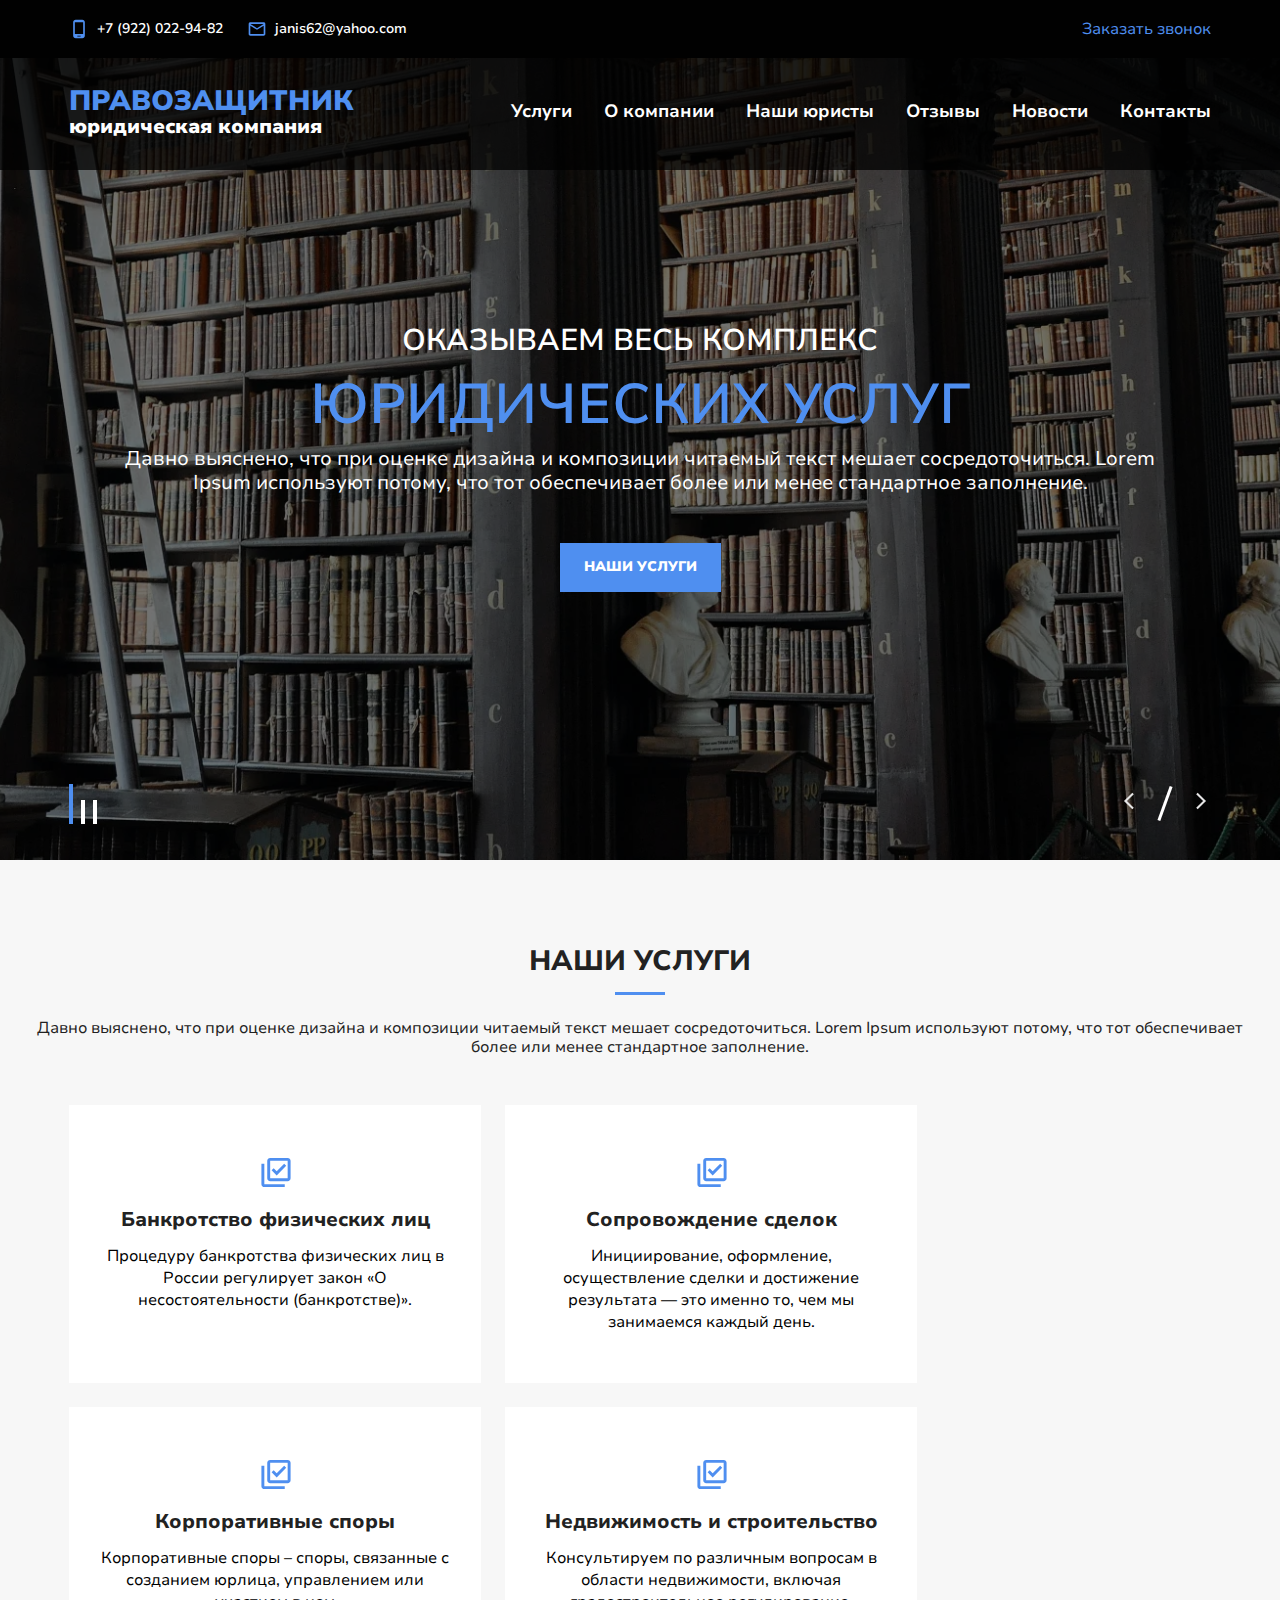
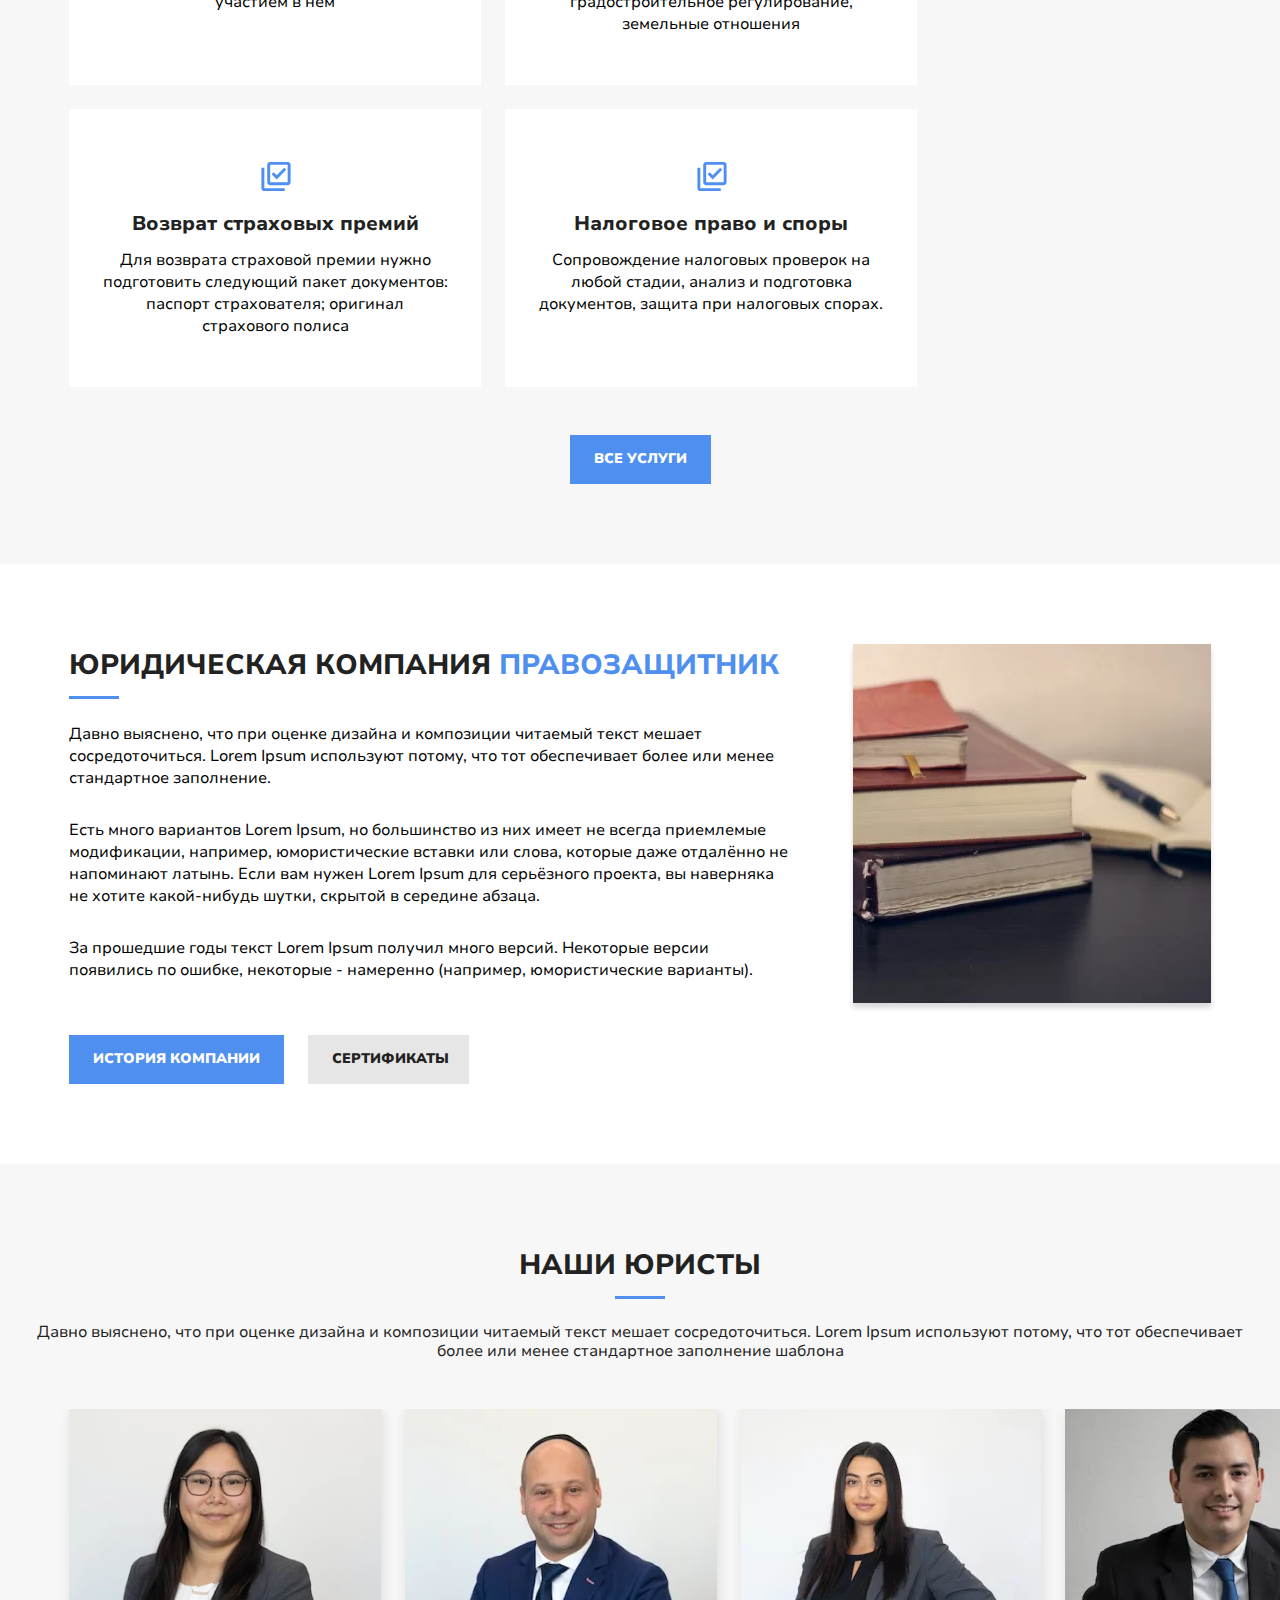
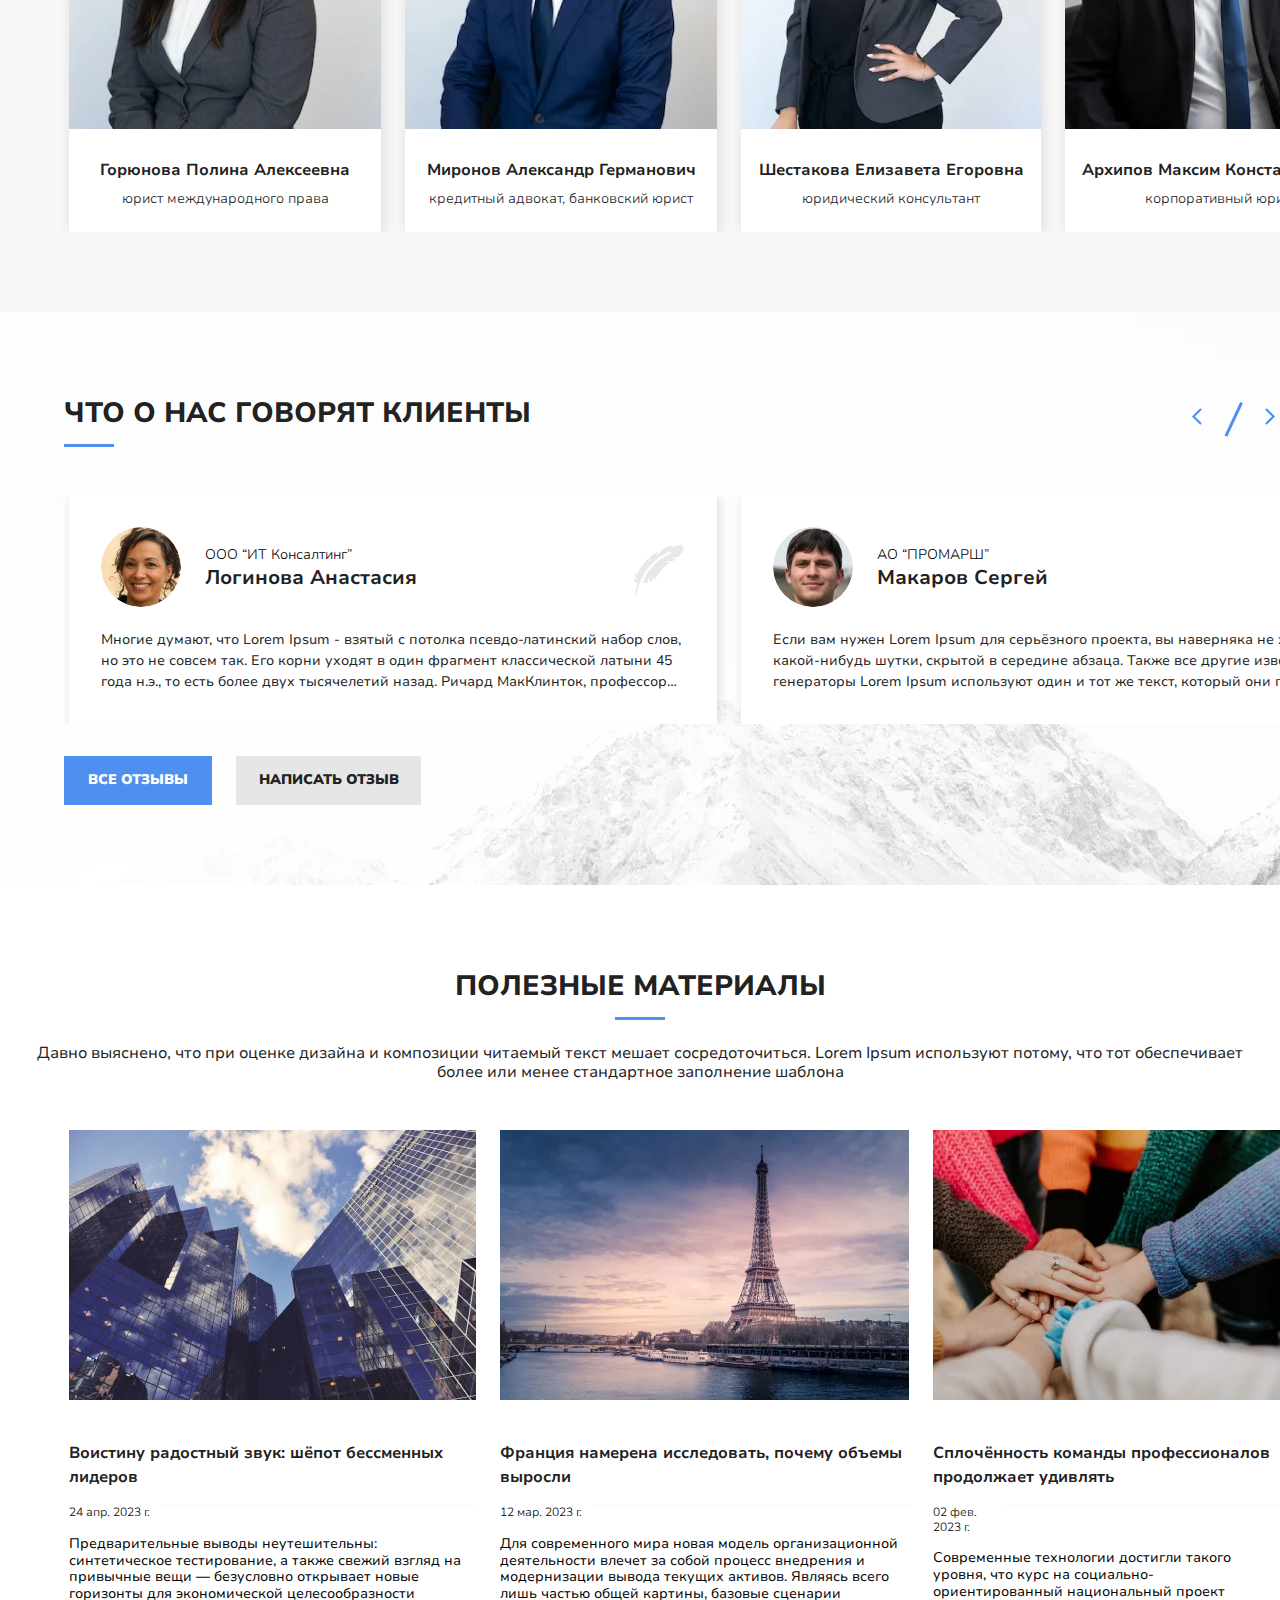
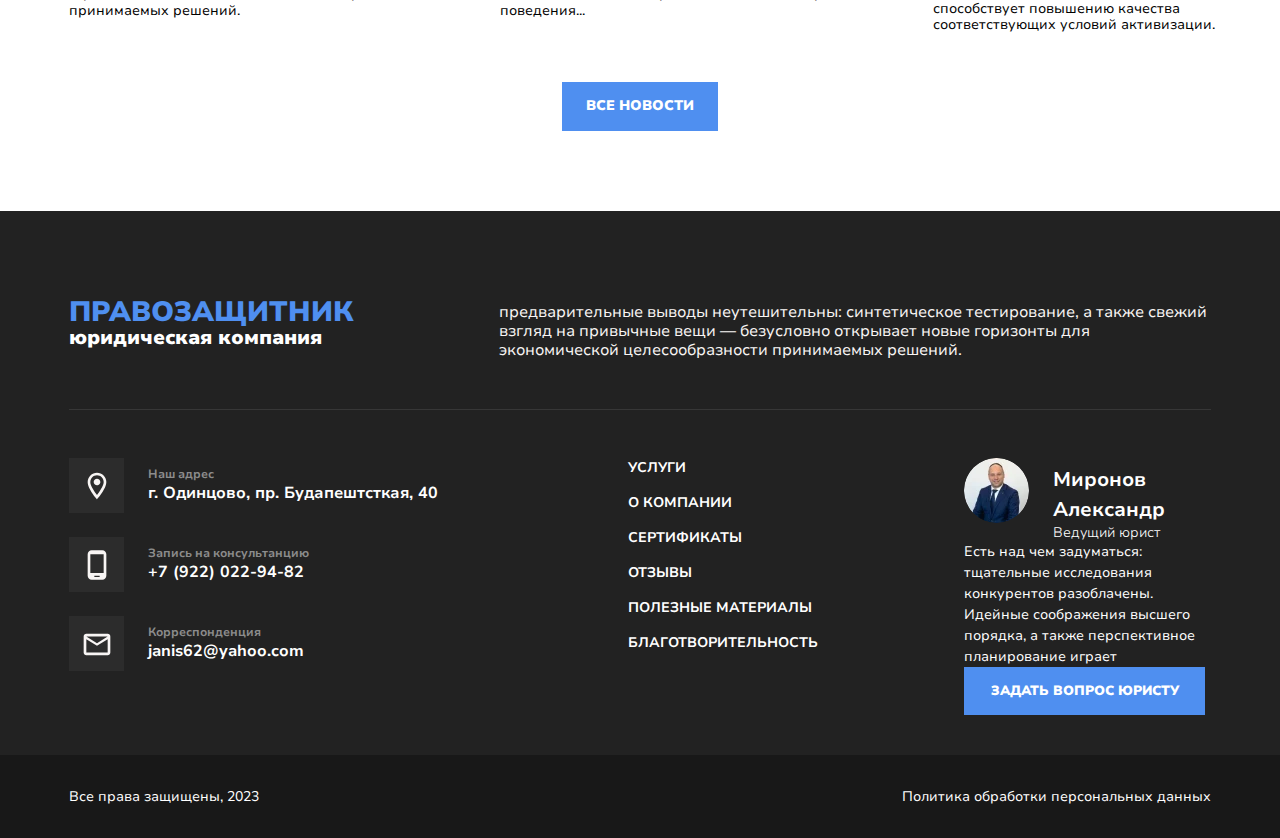
<file: index.html>
<!DOCTYPE html>
<html lang="ru">
<head>
    <meta charset="UTF-8">
    <meta name="viewport" content="width=device-width, initial-scale=1.0">
    <title>Lawyer</title>
    <link rel="stylesheet" href="./style/style.css">
    <link rel="icon" href="./img/footer_personal.webp" type="image/x-icon">
    <script src="./script.js" defer></script>
</head>
<body>
    <header class="header">
        <div class="header__top">
            <div class="header__conainer container">
                <div class="header__contacts contacts">
                    <a href="tel:+79220229482" class="contacts__link">
                        <img src="./img/icons/phone.svg" alt="иконка телефона">
                        +7 (922) 022-94-82
                    </a>
                    <a href="mailto:janis62@yahoo.com" class="contacts__link contacts__link-mail">
                        <img src="./img/icons/mail.svg" alt="иконка конверта">
                        janis62@yahoo.com
                    </a>
                </div>
                <div class="header__call-request">
                    <a href="tel:+79220229482" class="call-request__button">Заказать звонок</a>
                </div>
            </div>
        </div>
            <div class="header__bottom">
                <div class="container">
                    <div class="header__nav">
                        <h1 class="logo__title"><a href="http://127.0.0.1:5500">Правозащитник <span class="logo__text">Юридическая компания</span></a></h1>
                        <nav class="nav">
                            <ul class="nav__list">
                                <li class="nav__item"><a class="nav__url" href="#servic">Услуги</a></li>
                                <li class="nav__item"><a class="nav__url" href="#about">О компании</a></li>
                                <li class="nav__item"><a class="nav__url" href="#personal">Наши юристы</a></li>
                                <li class="nav__item"><a class="nav__url" href="#from">Отзывы</a></li>
                                <li class="nav__item"><a class="nav__url" href="#material">Новости</a></li>
                                <li class="nav__item"><a class="nav__url" href="#contact">Контакты</a></li>
                            </ul>
                        </nav>
                        <img class="burger__img-open" src="./img/icons/menu_burger.svg" alt="">
                        <div class="burger">
                            <div class="container">
                                <button class="burger__close"></button>
                                <div class="burger__nav">
                                    <nav class="nav">
                                        <ul class="nav__list burger__nav-list">
                                            <li class="nav__item footer__nav-item"><a class="nav__url footer__url" href="#servic">Услуги</a></li>
                                            <li class="nav__item"><a class="nav__url burger__url" href="#about">О компании</a></li>
                                            <li class="nav__item"><a class="nav__url burger__url" href="#personal">Сертификаты</a></li>
                                            <li class="nav__item"><a class="nav__url burger__url" href="#from">Отзывы</a></li>
                                            <li class="nav__item"><a class="nav__url burger__url" href="#material">Полезные материалы</a></li>
                                            <li class="nav__item"><a class="nav__url burger__url" href="#contact">Благотворительность</a></li>
                                        </ul>
                                    </nav>
                                </div>
                            </div>
                        </div>
                    </div>
                </div>       
    </header>
    
    <main class="main">
        <section class="home">
            <div class="container">
                <h2 class="home__title">Оказываем весь комплекс <span class="home__subtitle">Юридических услуг</span></h2>
                <p class="home__text-description">Давно выяснено, что при оценке дизайна и композиции читаемый текст мешает сосредоточиться. Lorem Ipsum используют потому, что тот обеспечивает более или менее стандартное заполнение.</p>
                <button class="button home__btn" id="home__btn">Наши услуги</button>
                <div class="home__slider">
                    <div class="slider__content">
                        <div class="slider__Bullets">
                            <div id="Bullet1" class="slider__Bullet"></div>
                            <div id="Bullet2" class="slider__Bullet"></div>
                            <div id="Bullet3" class="slider__Bullet"></div>
                        </div>
                        <div class="slider__Buttons">
                            <div id="arrowleft" class="slider__Button"><img src="./img/icons/arrowleft.svg" alt=""></div>
                            <div class="slider__line"></div>
                            <div id="arrowright" class="slider__Button"><img src="./img/icons/arrowright.svg" alt=""></div>
                        </div>
                    </div>
                </div>
            </div>
        </section>
        <section class="servic" id="servic">
            <div class="container2">
                <h2 class="title servic__title">Наши услуги</h2>
                <p class="subtext">Давно выяснено, что при оценке дизайна и композиции читаемый текст мешает сосредоточиться. Lorem Ipsum используют потому, что тот обеспечивает более или менее стандартное заполнение.</p>
                <div class="servic__cards">
                    <article class="servic__card">
                        <div class="servic__card-img"></div>
                        <!-- <img class="servic__card-img" src="./img/icons/agreement.svg" alt=""> -->
                        <p class="servic__card-title">Банкротство физических лиц</p>
                        <p class="servic__card-text">Процедуру банкротства физических лиц в России регулирует закон «О несостоятельности (банкротстве)».</p>
                        <div class="servic__card-hover">
                            <div class="servic__cube1"></div>
                            <div class="servic__cube2"></div>
                            <div class="servic__cube3"></div>
                            <div class="servic__cube4"></div>
                        </div>
                    </article>
                    <article class="servic__card">
                        <div class="servic__card-img"></div>
                        <!-- <img src="./img/icons/agreement.svg" alt=""> -->
                        <p class="servic__card-title">Сопровождение сделок</p>
                        <p class="servic__card-text">Инициирование, оформление, осуществление сделки и достижение результата — это именно то, чем мы занимаемся каждый день.</p>
                        <div class="servic__card-hover">
                            <div class="servic__cube1"></div>
                            <div class="servic__cube2"></div>
                            <div class="servic__cube3"></div>
                            <div class="servic__cube4"></div>
                        </div>
                    </article>
                    <article class="servic__card">
                        <div class="servic__card-img"></div>
                        <!-- <img src="./img/icons/agreement.svg" alt=""> -->
                        <p class="servic__card-title">Корпоративные споры</p>
                        <p class="servic__card-text">Корпоративные споры – споры, связанные с созданием юрлица, управлением или участием в нем</p>
                        <div class="servic__card-hover">
                            <div class="servic__cube1"></div>
                            <div class="servic__cube2"></div>
                            <div class="servic__cube3"></div>
                            <div class="servic__cube4"></div>
                        </div>
                    </article>
                    <article class="servic__card">
                        <div class="servic__card-img"></div>
                        <!-- <img src="./img/icons/agreement.svg" alt=""> -->
                        <p class="servic__card-title">Недвижимость и строительство</p>
                        <p class="servic__card-text">Консультируем по различным вопросам в области недвижимости, включая градостроительное регулирование, земельные отношения</p>
                        <div class="servic__card-hover">
                            <div class="servic__cube1"></div>
                            <div class="servic__cube2"></div>
                            <div class="servic__cube3"></div>
                            <div class="servic__cube4"></div>
                        </div>
                    </article>
                    <article class="servic__card">
                        <div class="servic__card-img"></div>
                        <!-- <img src="./img/icons/agreement.svg" alt=""> -->
                        <p class="servic__card-title">Возврат страховых премий</p>
                        <p class="servic__card-text">Для возврата страховой премии нужно подготовить следующий пакет документов: паспорт страхователя; оригинал страхового полиса</p>
                        <div class="servic__card-hover">
                            <div class="servic__cube1"></div>
                            <div class="servic__cube2"></div>
                            <div class="servic__cube3"></div>
                            <div class="servic__cube4"></div>
                        </div>
                    </article>
                    <article class="servic__card">
                        <div class="servic__card-img"></div>
                        <!-- <img src="./img/icons/agreement.svg" alt=""> -->
                        <p class="servic__card-title">Налоговое право и споры</p>
                        <p class="servic__card-text">Сопровождение налоговых проверок на любой стадии, анализ и подготовка документов, защита при налоговых спорах.</p>
                        <div class="servic__card-hover">
                            <div class="servic__cube1"></div>
                            <div class="servic__cube2"></div>
                            <div class="servic__cube3"></div>
                            <div class="servic__cube4"></div>
                        </div>
                    </article>
                </div>
                <button class="button">Все услуги</button>
            </div>
        </section>
        <section class="about" id="about">
            <div class="container">
                <div class="about__wrapper">
                    <div>
                        <h2 class="title about__title">Юридическая компания <span class="about__title-blue">правозащитник</span></h2>
                    <div class="about__content">
                        <div class="about__text-content">
                            <p>Давно выяснено, что при оценке дизайна и композиции читаемый текст мешает сосредоточиться. Lorem Ipsum используют потому, что тот обеспечивает более или менее стандартное заполнение.</p>
                            <p>Есть много вариантов Lorem Ipsum, но большинство из них имеет не всегда приемлемые модификации, например, юмористические вставки или слова, которые даже отдалённо не напоминают латынь. Если вам нужен Lorem Ipsum для серьёзного проекта, вы наверняка не хотите какой-нибудь шутки, скрытой в середине абзаца.</p>
                            <p>За прошедшие годы текст Lorem Ipsum получил много версий. Некоторые версии появились по ошибке, некоторые - намеренно (например, юмористические варианты).</p>
                        </div>
                    </div>
                    </div>
                    <div class="about__img-content">
                        <img class="about__img" src="./img/book.webp" alt="">
                    </div>
                </div>
                <div class="about__btn">
                    <button class="button about__btn-history">История компании</button>
                    <button class="about__btn-certificates">Сертификаты</button>
                </div>
            </div>
        </section>
        <section class="personal" id="personal">
            <div class="container2">
                <h2 class="title personal__title">Наши юристы</h2>
                <p class="subtext">Давно выяснено, что при оценке дизайна и композиции читаемый текст мешает сосредоточиться. Lorem Ipsum используют потому, что тот обеспечивает более или менее стандартное заполнение шаблона</p>
                <div class="personal__cards">
                    <article class="personal__card">
                        <img class="personal__image" src="./img/personal_foto1.webp" alt="">
                        <div class="personal__card-bottom">
                            <p class="personal__card-title">Горюнова Полина Алексеевна</p>
                            <p class="personal__card-text">Юрист международного права</p>
                        </div>
                        <div class="personal__card-hover">
                            <div class="personal__cube1"></div>
                            <div class="personal__cube2"></div>
                            <div class="personal__cube3"></div>
                            <div class="personal__cube4"></div>
                            <div class="personal__hover-content">
                                <p class="personal__title-hover">Горюнова Полина Алексеевна</p>
                                <p class="personal__info-hover">Юрист международного права</p>
                                <p class="personal__text2-hover">Есть много вариантов Lorem Ipsum, но большинство из них имеет не всегда приемлемые модификации, например, юмористические вставки или слова, которые даже отдалённо не напоминают латынь.</p>
                                <p class="personal__age-hover">12 лет юридической практики</p>
                            </div>
                        </div>
                    </article>
                    <article class="personal__card">
                        <img class="personal__image" src="./img/personal_foto2.webp" alt="">
                        <div class="personal__card-bottom">
                            <p class="personal__card-title">Миронов Александр Германович</p>
                            <p class="personal__card-text">Кредитный адвокат, банковский юрист</p>
                        </div>
                        <div class="personal__card-hover">
                            <div class="personal__cube1"></div>
                            <div class="personal__cube2"></div>
                            <div class="personal__cube3"></div>
                            <div class="personal__cube4"></div>
                            <div class="personal__hover-content">
                                <p class="personal__title-hover">Миронов Александр Германович</p>
                                <p class="personal__info-hover">Кредитный адвокат, банковский юрист</p>
                                <p class="personal__text2-hover">Есть много вариантов Lorem Ipsum, но большинство из них имеет не всегда приемлемые модификации, например, юмористические вставки или слова, которые даже отдалённо не напоминают латынь.</p>
                                <p class="personal__age-hover">12 лет юридической практики</p>
                            </div>
                        </div>
                    </article>
                    <article class="personal__card">
                        <img class="personal__image" src="./img/personal_foto4.webp" alt="">
                        <div class="personal__card-bottom">
                            <p class="personal__card-title">Шестакова Елизавета Егоровна</p>
                            <p class="personal__card-text">Юридический консультант</p>
                        </div>
                        <div class="personal__card-hover">
                            <div class="personal__cube1"></div>
                            <div class="personal__cube2"></div>
                            <div class="personal__cube3"></div>
                            <div class="personal__cube4"></div>
                            <div class="personal__hover-content">
                                <p class="personal__title-hover">Шестакова Елизавета Егоровна</p>
                                <p class="personal__info-hover">Юридический консультант</p>
                                <p class="personal__text2-hover">Есть много вариантов Lorem Ipsum, но большинство из них имеет не всегда приемлемые модификации, например, юмористические вставки или слова, которые даже отдалённо не напоминают латынь.</p>
                                <p class="personal__age-hover">12 лет юридической практики</p>
                            </div>
                        </div>
                    </article>
                    <article class="personal__card">
                        <img class="personal__image" src="./img/personal_foto3.webp" alt="">
                        <div class="personal__card-bottom">
                            <p class="personal__card-title">Архипов Максим Константинович</p>
                            <p class="personal__card-text">Корпоративный юрист</p>
                        </div>
                        <div class="personal__card-hover">
                            <div class="personal__cube1"></div>
                            <div class="personal__cube2"></div>
                            <div class="personal__cube3"></div>
                            <div class="personal__cube4"></div>
                            <div class="personal__hover-content">
                                <p class="personal__title-hover">Шестакова Елизавета Егоровна</p>
                                <p class="personal__info-hover">Юридический консультант</p>
                                <p class="personal__text2-hover">Есть много вариантов Lorem Ipsum, но большинство из них имеет не всегда приемлемые модификации, например, юмористические вставки или слова, которые даже отдалённо не напоминают латынь.</p>
                                <p class="personal__age-hover">12 лет юридической практики</p>
                            </div>
                        </div>
                    </article>
                </div>
            </div>
            
        </section>
        <section class="from" id="from">
            <div class="container2">
                <div class="from__title-content">
                    <div>
                        <h2 class="title from__title">Что о нас говорят клиенты</h2>
                    </div>
                    <div class="slider__Buttons from__slider-Buttons">
                        <div id="arrowleft" class="from__slider-Button slider__Button"><img src="./img/icons/blue_arrowleft.svg" alt=""></div>
                        <div class="from__slider-line"></div>
                        <div id="arrowright" class="from__slider-Button slider__Button"><img src="./img/icons/blue_arrowright.svg" alt=""></div>
                    </div>
                </div>
                <div class="from__cards">
                    <article class="from__card">
                        <div class="from__card-content">
                            <div>
                                <img class="from__card-icon" src="./img/from_ava1.webp" alt="">
                            </div>
                            <div class="from__card-title">
                                <p class="from__title-company">ООО “ИТ Консалтинг” <span class="from__title-name">Логинова Анастасия</span></p>
                            </div>
                            <img class="from__img" src="./img/icons/stylus.svg" alt=""> 
                        </div>
                        <p class="from__card-text">Многие думают, что Lorem Ipsum - взятый с потолка псевдо-латинский набор слов, но это не совсем так. Его корни уходят в один фрагмент классической латыни 45 года н.э., то есть более двух тысячелетий назад. Ричард МакКлинток, профессор латыни из колледжа Hampden-Sydney, штат Вирджиния, взял одно из самых странных слов ...</p>
                    </article>
                    <article class="from__card from__card2">
                        <div class="from__card-content">
                            <div>
                                <img class="from__card-icon" src="./img/from_ava2.webp" alt="">
                            </div>
                            <div class="from__card-title">
                                <p class="from__title-company">АО “ПРОМАРШ” <span class="from__title-name">Макаров Сергей</span></p>
                            </div>
                            <div class="from__img">
                                <img src="./img/icons/stylus.svg" alt="">
                            </div>      
                        </div>
                        <p class="from__card-text">Если вам нужен Lorem Ipsum для серьёзного проекта, вы наверняка не хотите какой-нибудь шутки, скрытой в середине абзаца. Также все другие известные генераторы Lorem Ipsum используют один и тот же текст, который они просто повторяют, пока не достигнут нужный объём.</p>
                        
                    </article>
                </div>
                <div class="from__btns">
                    <button class="button">Все отзывы</button>
                    <button class="from__btn-write">Написать отзыв</button>
                </div>
            </div>
            

        </section>
        <section class="material" id="material">
            <div class="container2">
                <h2 class="title material__title">Полезные материалы</h2>
                <p class="subtext">Давно выяснено, что при оценке дизайна и композиции читаемый текст мешает сосредоточиться. Lorem Ipsum используют потому, что тот обеспечивает более или менее стандартное заполнение шаблона</p>
                <div class="material__cards">
                    <article class="material__card">
                        <div class="material__image-content">
                            <img class="material__image" src="./img/material_foto1.webp" alt="">
                            
                        </div>
                        <p class="material__card-title">Воистину радостный звук: шёпот бессменных лидеров</p>
                        <div class="material__wrapper">
                            <p class="material__card-date">24 апр. 2023 г.</p>
                            <hr class="material__line">
                        </div>
                        <p class="material__card-text">Предварительные выводы неутешительны: синтетическое тестирование, а также свежий взгляд на привычные вещи — безусловно открывает новые горизонты для экономической целесообразности принимаемых решений.</p>
                        <div class="material__card-hover">
                            <div class="material__cube1"></div>
                            <div class="material__cube2"></div>
                            <div class="material__cube3"></div>
                            <div class="material__cube4"></div>
                            <div class="material__show-bg">
                                <div class="material__show"></div>
                            </div>
                        </div>
                    </article>
                    <article class="material__card">
                        <div class="material__image-content">
                            <img class="material__image" src="./img/material_foto2.webp" alt="">
                        </div>
                        <p class="material__card-title">Франция намерена исследовать, почему объемы выросли</p>
                        <div class="material__wrapper">
                            <p class="material__card-date">12 мар. 2023 г.</p>
                            <hr class="material__line">
                        </div>
                        <p class="material__card-text">Для современного мира новая модель организационной деятельности влечет за собой процесс внедрения и модернизации вывода текущих активов. Являясь всего лишь частью общей картины, базовые сценарии поведения...</p>
                        <div class="material__card-hover">
                            <div class="material__cube1"></div>
                            <div class="material__cube2"></div>
                            <div class="material__cube3"></div>
                            <div class="material__cube4"></div>
                            <div class="material__show-bg">
                                <div class="material__show"></div>
                            </div>
                        </div>
                    </article>
                    <article class="material__card">
                        <div class="material__image-content">
                            <img class="material__image" src="./img/material_foto3.webp" alt="">
                        </div>
                        <p class="material__card-title">Сплочённость команды профессионалов продолжает удивлять</p>
                        <div class="material__wrapper">
                            <p class="material__card-date">02 фев. 2023 г.</p>
                            <hr class="material__line">
                        </div>
                        <p class="material__card-text">Современные технологии достигли такого уровня, что курс на социально-ориентированный национальный проект способствует повышению качества соответствующих условий активизации.</p>
                        <div class="material__card-hover">
                            <div class="material__cube1"></div>
                            <div class="material__cube2"></div>
                            <div class="material__cube3"></div>
                            <div class="material__cube4"></div>
                            <div class="material__show-bg">
                                <div class="material__show"></div>
                            </div>
                        </div>
                    </article>
            </div>
            <button class="button material__btn">Все новости</button>
            </div>
            
        </section>
    </main>
    <footer class="footer" id="contact">
        <div class="footer__top">
            <div class="container">
                <div class="footer__wrapper">
                    <div class="footer__content-logo">
                        <h2 class="logo__title footer__logo"><a href="http://127.0.0.1:5500">Правозащитник <span class="logo__text">Юридическая компания</span></a></h2>
                    </div>
                    <div class="footer__wrapper-text">
                        <p>Предварительные выводы неутешительны: синтетическое тестирование, а также свежий взгляд на привычные вещи — безусловно открывает новые горизонты для экономической целесообразности принимаемых решений.</p>
                    </div>
                </div>
                <hr class="footer__line">
                <div class="footer__content">
                    <div class="footer__contacts">
                        <div class="footer__contact">
                            <div class="footer__contact-bg">
                                <img class="footer__contact-icon" src="./img/icons/map.svg" alt="Карты">
                            </div>
                            <a class="footer__contact-text" href="https://yandex.ru/maps/2/saint-petersburg/house/budapeshtskaya_ulitsa_40k1/Z0kYdQBnT0ADQFtjfXR0eHlqYg==/?ll=30.377655%2C59.859596&z=17">Наш адрес<span class="footer__contact-subtext">г. Одинцово, пр. Будапештсткая, 40</span></a>
                            
                        </div>
                        <div class="footer__contact">
                            <div class="footer__contact-bg">
                                <img class="footer__contact-icon" src="./img/icons/phone2.svg" alt="Телефон">
                            </div>
                            <a class="footer__contact-text" href="tel:+79220229482">Запись на консультанцию<span class="footer__contact-subtext">+7 (922) 022-94-82</span></a>
                        </div>
                        <div class="footer__contact">
                            <div class="footer__contact-bg">
                                <img class="footer__contact-icon" src="./img/icons/mail2.svg" alt="Почта">
                            </div>
                            <a class="footer__contact-text" href="mailto:janis62@yahoo.com">Корреспонденция<span class="footer__contact-subtext">janis62@yahoo.com</span></a>
                        </div>
                    </div>
                    <div class="footer__nav">
                        <nav class="nav">
                            <ul class="nav__list footer__nav-list">
                                <li class="nav__item footer__nav-item"><a class="nav__url footer__url" href="#servic">Услуги</a></li>
                                <li class="nav__item"><a class="nav__url footer__url" href="#about">О компании</a></li>
                                <li class="nav__item"><a class="nav__url footer__url" href="#personal">Сертификаты</a></li>
                                <li class="nav__item"><a class="nav__url footer__url" href="#from">Отзывы</a></li>
                                <li class="nav__item"><a class="nav__url footer__url" href="#material">Полезные материалы</a></li>
                                <li class="nav__item"><a class="nav__url footer__url" href="#contact">Благотворительность</a></li>
                            </ul>
                        </nav>
                    </div>
                    <div class="footer__personal">
                        <div class="footer__personal-wrapper">
                            <img class="footer__img" src="./img/footer_personal.webp" alt="">
                            <p class="footer__wrapper-name">Миронов Александр <span class="footer__wrapper-info">Ведущий юрист</span></p>
                        </div>
                        <p class="footer__personal-text">Есть над чем задуматься: тщательные исследования конкурентов разоблачены. Идейные соображения высшего порядка, а также перспективное планирование играет</p>
                        <button class="footer__personal-btn">Задать вопрос юристу</button>
                    </div>
                </div>
            </div>
        </div>
        <div class="footer__bottom">
            <div class="container">
                <div class="footer__bottom">
                    <p>Все права защищены, 2023</p>
                    <a class="footer__personal-dan" href="https://prosv.ru/legal/personal-dan/">Политика обработки персональных данных</a>
                </div>
            </div>
        </div>
    </footer>
</body>
</html>
</file>
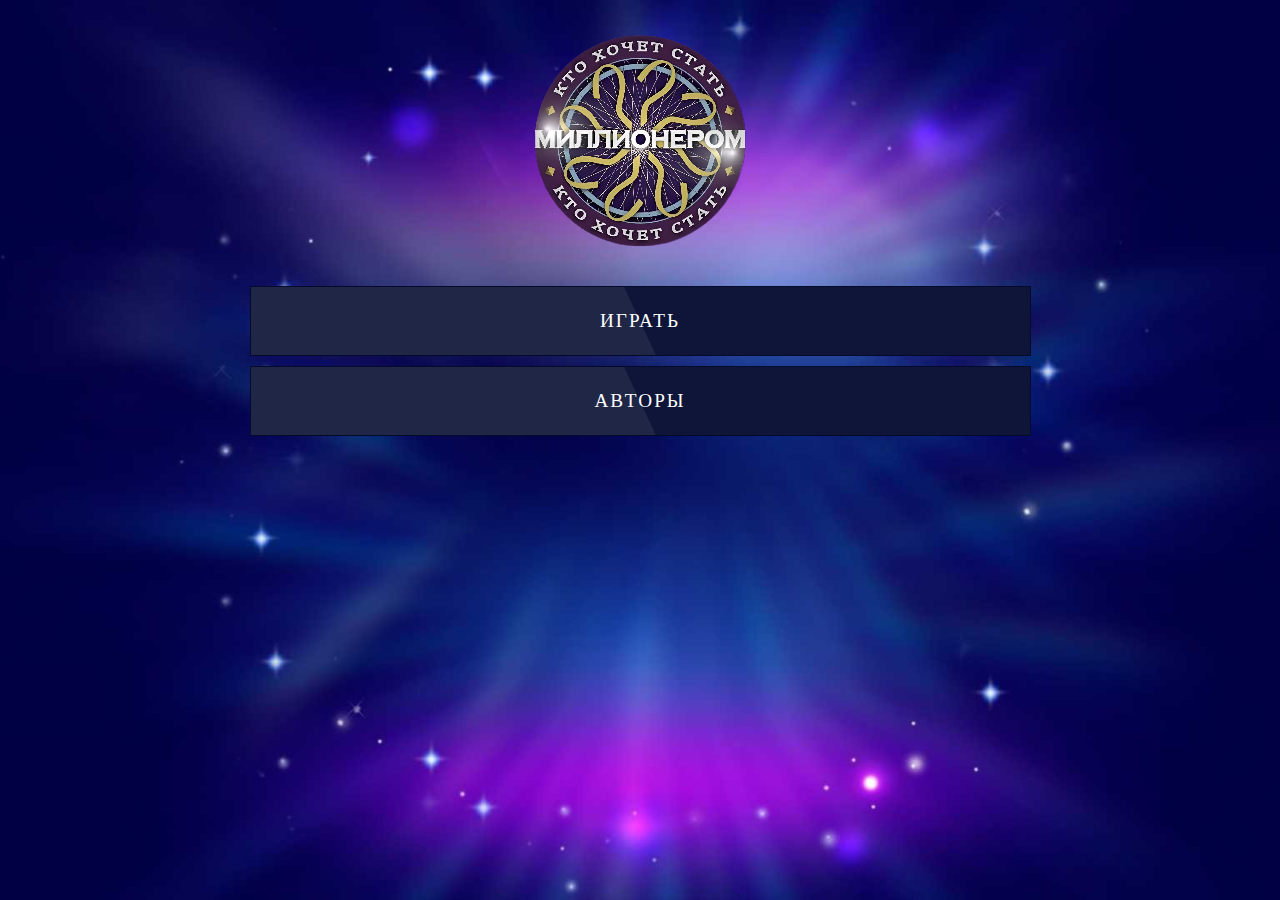
<file: style/blocks/millionaire/index.html>
<!DOCTYPE html>
<html lang="en">
<head>
    <meta charset="UTF-8">
    <meta name="viewport" content="width=device-width, initial-scale=1.0">
    <title>Кто хочет стать миллионером?</title>
    <script src="./script.js" defer></script>
    <link rel="stylesheet" href="./style/style.css">
</head>
<body>
    <div class="menu">
        <img class="menu__logo" src="./style/img/millioner_logo.png" alt="">
        <div class="container">
            <a href="#" class="menu__btn menu__play">
              <span>ИГРАТЬ</span>
            </a>
        </div>
        <div class="container">
            <a href="#" class="menu__btn">
              <span>АВТОРЫ</span>
            </a>
        </div>
    </div>
    <div class="main">
        <img class="menu__logo" src="./style/img/millioner_logo.png" alt="">
        <p id="main__qwestion" class="main__qwestion">Что больше нуля?</p>
        <div class="main__buttons">
            <div class="main__button-content">
                <button id="main__button1" class="main__button">
                    <p class="main__button-text">Ничего</p>
                </button>
                <button id="main__button2" class="main__button">
                    <p class="main__button-text">Что-то</p>
                </button>
            </div>
            <div class="main__button-content">
                <button id="main__button3" class="main__button">
                    <p class="main__button-text">Хз</p>
                </button>
                <button id="main__button4" class="main__button">
                    <p class="main__button-text">Ля ля </p>
                </button>
            </div>
        </div>
    </div>
</body>
</html>
</file>
<file: style/style.css>
@charset "UTF-8";
@import url("../fonts.css");
* {
  margin: 0;
  padding: 0;
  box-sizing: border-box;
  border: none;
  font-family: "Nunito Sans";
}

.nav {
  display: flex;
  justify-content: space-between;
}
.nav__list {
  /* обозначаю элемент как flex-container */
  display: flex;
  list-style-type: none;
  gap: 32px;
  font-size: 18px;
  font-weight: 700;
  align-items: center;
}
.nav__url {
  color: #FFF;
}
.nav__url:hover {
  color: #4F8FF0;
  transition: 0.5s;
  text-decoration: underline;
  cursor: url("../img/cursors/materials_pointer.svg"), auto;
}

.header {
  background-color: #010101;
}
.header__top {
  padding: 18px 0;
}
.header__bottom {
  position: absolute;
  top: 52px;
  width: 100%;
  padding: 28px 0;
  background: rgba(1, 1, 1, 0.76);
}
.header__contacts {
  display: flex;
  gap: 24px;
}
.header__conainer {
  display: flex;
  justify-content: space-between;
  align-items: center;
}
.header__nav {
  display: flex;
  justify-content: space-between;
}

.contacts__link {
  display: flex;
  font-size: 14px;
  align-items: center;
  gap: 8px;
  color: #fff;
  line-height: 120%;
  font-family: "Nunito Sans";
  font-weight: 600;
  text-decoration: none;
  cursor: url("../img/cursors/materials_pointer.svg"), auto;
}

.call-request__button {
  color: #4F8FF0;
  background: none;
  transition: 0.5s;
}
.call-request__button:hover {
  color: #fff;
  cursor: url("../img/cursors/materials_pointer.svg"), auto;
}

@media (max-width: 1174px) {
  .nav__list {
    display: none;
  }
}
@media (max-width: 634px) {
  .contacts__link-mail {
    display: none;
  }
}
@media (max-width: 834px) {
  .header__bottom {
    padding: 16px 0;
  }
}
.container, .container2 {
  padding: 0 24px;
  margin: 0 auto;
  width: 100%;
  max-width: 1368px;
}

a {
  text-decoration: none;
  color: var(--blue-color-100, #4F8FF0);
  cursor: url("../img/cursors/materials_pointer.svg"), auto;
}

html {
  scroll-behavior: smooth;
}

@media (max-width: 1382px) {
  .container, .container2 {
    padding: 0 69px;
  }
}
@media (max-width: 1382px) {
  .container2 {
    padding: 0;
  }
}
.home {
  text-align: center;
  background-color: rgba(34, 34, 34, 0.6392156863);
  background-image: url("../img/bg.webp");
  background-blend-mode: multiply;
  background-position: center;
  background-repeat: no-repeat;
  background-size: cover;
  padding: 260px 0 36px 0;
}
.home__subtitle {
  font-size: 56px;
  color: #4F8FF0;
  line-height: 150%; /* 84px */
  text-transform: uppercase;
  font-weight: 600;
  display: flex;
  margin: 0 auto;
  justify-content: center;
}
.home__title {
  color: #fff;
  font-size: 30px;
  line-height: 150%;
  font-weight: 600;
  text-transform: uppercase;
}
.home__text-description {
  max-width: 1030px;
  color: #fff;
  font-size: 20px;
  font-weight: 400;
  line-height: 120%;
  margin: 0 auto;
  margin-bottom: 48px;
}
.home__btn {
  margin-bottom: 192px;
}

@media (max-width: 1048px) {
  .home__text-description {
    width: 100%;
    font-size: 18px;
  }
}
@media (max-width: 710px) {
  .home__text-description {
    width: 100%;
    font-size: 16px;
    align-self: stretch;
  }
  .home__title {
    font-size: 18px;
  }
  .home__subtitle {
    font-size: 60px;
  }
}
@media (max-width: 510px) {
  .home__subtitle {
    font-size: 30px;
  }
}
@media (max-width: 834px) {
  .home {
    padding: 260px 0 24px 0;
    background-position: -223px;
  }
  .home__title {
    font-size: 24px;
    line-height: 120%;
  }
  .home__subtitle {
    font-size: 50px;
  }
  .home__text-description {
    margin-bottom: 46px;
  }
}
@media (max-width: 728px) {
  .home__subtitle {
    font-size: 30px;
  }
  .home__title {
    font-size: 18px;
  }
  .home__text-description {
    font-size: 16px;
  }
}
@media (max-width: 835px) {
  .home {
    padding: 142px 0px 60px 0px;
  }
  .home__text-description {
    line-height: 150%;
  }
  .home {
    background-position: -139px;
  }
}
@media (max-width: 650px) {
  .home__slider {
    display: none;
  }
}
@media (max-width: 402px) {
  .home__subtitle {
    font-size: 26px;
  }
}
@media (max-width: 358px) {
  .home__subtitle {
    font-size: 22px;
  }
}
.servic {
  text-align: center;
  background-color: #F7F7F7;
  padding: 80px 0 80px 0;
}
.servic__title:after {
  content: "";
  margin: 0 auto;
}
.servic__cards {
  display: flex;
  flex-wrap: wrap;
  text-align: center;
  margin: 0 auto;
  gap: 24px;
  margin-top: 48px;
  margin-bottom: 48px;
}
.servic__card {
  background-color: #fff;
  width: 412px;
  padding: 50px 32px;
  transition: 0.5s;
  cursor: url("../img/cursors/servic_pointer.svg"), auto;
}
.servic__card:hover {
  background-color: #4F8FF0;
  color: #fff;
  transform: scale(1.05);
}
.servic__card:hover .servic__card-title {
  color: #fff;
}
.servic__card:hover .servic__card-img {
  transition: 0.5s;
  background-image: url("../img/icons/agreement_white.svg");
}
.servic__card:hover .servic__card-hover {
  opacity: 1;
}
.servic__card-hover {
  opacity: 0;
}
.servic__card-title {
  font-size: 20px;
  color: #222;
  line-height: 150%;
  font-weight: 800;
  margin-top: 15px;
  transition: 0.5s;
}
.servic__card-img {
  background-image: url("../img/icons/agreement.svg");
  width: 35px;
  height: 35px;
  margin: 0 auto;
  transition: 0.5s;
}
.servic__card-text {
  margin-top: 10px;
}
.servic__cube1 {
  width: 35px;
  height: 35px;
  position: absolute;
  top: 20px;
  left: 20px;
  border-top: 1px solid var(--white-color-100, #FFF);
  border-left: 1px solid var(--white-color-100, #FFF);
}
.servic__cube2 {
  width: 35px;
  height: 35px;
  position: absolute;
  top: 20px;
  right: 20px;
  border-top: 1px solid var(--white-color-100, #FFF);
  border-right: 1px solid var(--white-color-100, #FFF);
}
.servic__cube3 {
  width: 35px;
  height: 35px;
  position: absolute;
  bottom: 20px;
  left: 20px;
  border-bottom: 1px solid var(--white-color-100, #FFF);
  border-left: 1px solid var(--white-color-100, #FFF);
}
.servic__cube4 {
  width: 35px;
  height: 35px;
  position: absolute;
  bottom: 20px;
  right: 20px;
  border-bottom: 1px solid var(--white-color-100, #FFF);
  border-right: 1px solid var(--white-color-100, #FFF);
}

.line {
  margin: 0 auto;
}

@media (max-width: 834px) {
  .servic {
    padding: 60px 0 60px 0;
  }
  .servic__card-text {
    overflow: hidden;
    display: -webkit-box;
    -webkit-line-clamp: 3;
    line-clamp: 3;
    -webkit-box-orient: vertical;
    font-size: 14px;
  }
}
@media (max-width: 986px) {
  .servic__card {
    padding: 30px 32px 40px 32px;
    width: 336px;
  }
}
@media (max-width: 833px) {
  .servic__cards {
    flex-wrap: nowrap;
    overflow: scroll;
    width: 100%;
    display: grid;
    grid-template-columns: repeat(6, 1fr);
  }
  .servic__card {
    padding: 24px 16px 32px 16px;
    width: 250px;
    height: 215px;
  }
  .servic__card-title {
    line-height: 1;
  }
}
@media (max-width: 1382px) {
  .servic__cards {
    padding: 0 0 0 69px;
  }
}
@media (max-width: 500px) {
  .servic {
    padding: 40px 0 40px 0;
  }
  .servic__cards {
    padding: 0 0 0 24px;
  }
}
.about {
  padding: 80px 0 80px 0;
  display: flex;
}
.about__content {
  display: flex;
  justify-content: space-between;
}
.about__text-content {
  display: flex;
  gap: 30px;
  width: 720px;
  flex-direction: column;
  margin-top: 24px;
}
.about__title-blue {
  color: #4F8FF0;
}
.about__container {
  display: flex;
  flex-direction: column;
}
.about__btn {
  display: flex;
  gap: 24px;
  margin-top: 32px;
}
.about__btn-history {
  padding: 0;
}
.about__btn-certificates {
  color: #222;
  background-color: #E6E6E6;
  padding: 16px 24px;
  width: 161px;
  font-size: 14px;
  font-weight: 900;
  font-family: "Nunito Sans";
  line-height: 120%;
  text-transform: uppercase;
  transition: 0.2s;
  max-height: 49px;
}
.about__btn-certificates:hover {
  background-color: #fff;
  color: #000000;
  outline: 2px solid #E6E6E6;
  cursor: url("../img/cursors/personal_pointer.svg"), auto;
}
.about__img {
  top: 0;
  box-shadow: 0 5px 5px 0 #D9D9D9;
  width: 100%;
  height: 100%;
  -o-object-fit: cover;
     object-fit: cover;
}
.about__wrapper {
  display: flex;
  gap: 64px;
}
.about__img-content {
  width: 535px;
  height: 359px;
}

@media (max-width: 900px) {
  .about__img {
    display: none;
  }
  .about__title {
    font-size: 24px;
  }
  .about__title-blue {
    font-size: 24px;
  }
  .about__text-content {
    width: 100%;
  }
  .about {
    padding: 60px 0 60px 0;
  }
  .about__wrapper {
    gap: 0;
  }
}
@media (max-width: 538px) {
  .about__btn {
    flex-direction: column;
    align-items: center;
  }
  .about {
    padding: 40px 0 40px 0;
  }
}
@media (max-width: 390px) {
  .about__title-blue {
    font-size: 20px;
  }
  .about__btn {
    margin-top: 40px;
  }
}
@media (max-width: 834px) {
  .about__btn {
    margin-top: 36px;
  }
}
.personal {
  background-color: #F7F7F7;
  text-align: center;
  box-sizing: content-box;
  padding: 80px 0 80px 0;
}
.personal__title {
  transition: 0.5s;
}
.personal__title:after {
  content: "";
  margin: 0 auto;
}
.personal__cards {
  display: flex;
  margin-top: 48px;
  text-align: center;
  gap: 24px;
  overflow: scroll;
  width: 100%;
}
.personal__cards::-webkit-scrollbar {
  width: 0;
  height: 0;
}
.personal__card-title {
  color: #222;
  font-size: 16px;
  font-weight: 700;
  margin-top: 24px;
}
.personal__card-text {
  color: #222;
  font-size: 14px;
  font-weight: 300;
  line-height: 120%;
  text-transform: lowercase;
  margin-top: 10px;
  margin-bottom: 24px;
}
.personal__image {
  height: 320px;
}
.personal__card {
  background-color: #fff;
  position: relative;
  align-items: center;
  box-shadow: 2px 2px 12px 0px rgba(33, 33, 33, 0.12);
  transition: 0.5s;
  cursor: url("../img/cursors/personal_pointer.svg"), auto;
}
.personal__card:hover .personal__card-hover {
  transition: 0.5s;
  opacity: 1;
}
.personal__cube1 {
  width: 25px;
  height: 25px;
  position: absolute;
  top: 20px;
  left: 20px;
  border-top: 1px solid var(--blue-color-100, #4F8FF0);
  border-left: 1px solid var(--blue-color-100, #4F8FF0);
}
.personal__cube2 {
  width: 25px;
  height: 25px;
  position: absolute;
  top: 20px;
  right: 20px;
  border-top: 1px solid var(--blue-color-100, #4F8FF0);
  border-right: 1px solid var(--blue-color-100, #4F8FF0);
}
.personal__cube3 {
  width: 25px;
  height: 25px;
  position: absolute;
  bottom: 20px;
  left: 20px;
  border-bottom: 1px solid var(--blue-color-100, #4F8FF0);
  border-left: 1px solid var(--blue-color-100, #4F8FF0);
}
.personal__cube4 {
  width: 25px;
  height: 25px;
  position: absolute;
  bottom: 20px;
  right: 20px;
  border-bottom: 1px solid var(--blue-color-100, #4F8FF0);
  border-right: 1px solid var(--blue-color-100, #4F8FF0);
}
.personal__hover-content {
  position: absolute;
  top: 83px;
  padding: 0 20px;
}
.personal__title-hover {
  color: #222;
  font-size: 16px;
  font-weight: 700;
  margin-top: 24px;
  line-height: 120%;
}
.personal__info-hover {
  margin-top: 10px;
  font-size: 14px;
}
.personal__text2-hover {
  margin-top: 40px;
  font-size: 14px;
  font-weight: 300;
  line-height: 120%;
}
.personal__age-hover {
  color: #222;
  font-size: 16px;
  font-weight: 600;
  line-height: 120%;
  margin-top: 40px;
}
.personal__image {
  -o-object-fit: cover;
     object-fit: cover;
}
.personal__card-hover {
  opacity: 0;
  width: 100%;
  height: 100%;
  position: absolute;
  top: 0;
  background-color: #ffffff;
}

@media (max-width: 834px) {
  .personal {
    padding: 60px 0 60px 0;
  }
}
@media (max-width: 1362px) {
  .personal__card-bottom {
    padding: 0 16px 0 16px;
  }
}
@media (max-width: 1382px) {
  .personal__cards {
    padding: 0 0 0 69px;
  }
}
@media (max-width: 500px) {
  .personal {
    padding: 40px 0 40px 0;
  }
  .personal__cards {
    padding: 0 0 0 24px;
  }
}
.from {
  padding: 80px 0 80px 0;
  background-image: url("../img/from_bg.webp");
}
.from__title:after {
  content: "";
  display: block;
  width: 50px;
  height: 3px;
  background-color: #4F8FF0;
  margin-top: 10px;
}
.from__title-content {
  display: flex;
  justify-content: space-between;
}
.from__cards {
  display: flex;
  gap: 24px;
  margin-top: 48px;
  overflow: scroll;
  width: 100%;
}
.from__card {
  background-color: #fff;
  width: 648px;
  box-shadow: 2px 2px 10px 0px rgba(33, 33, 33, 0.15);
  padding: 32px;
}
.from__card-content {
  display: flex;
  gap: 24px;
  align-items: center;
}
.from__card-icon {
  width: 80px;
  height: 80px;
  -o-object-fit: cover;
     object-fit: cover;
  border-radius: 50%;
}
.from__card-text {
  font-size: 14px;
  color: #222;
  line-height: 150%;
  font-weight: 400;
  margin-top: 16px;
  overflow: hidden;
  display: -webkit-box;
  -webkit-line-clamp: 3;
  line-clamp: 3;
  -webkit-box-orient: vertical;
}
.from__title-company {
  font-size: 14px;
  font-weight: 300;
  line-height: 120%;
  width: 401px;
}
.from__title-name {
  display: flex;
  color: #222;
  font-size: 20px;
  font-weight: 700;
  line-height: 150%;
}
.from__btns {
  display: flex;
  gap: 24px;
  margin-top: 32px;
}
.from__btn-write {
  color: #222;
  background-color: #E6E6E6;
  width: 185px;
  height: 49px;
  font-size: 14px;
  font-weight: 900;
  font-family: "Nunito Sans";
  line-height: 120%;
  text-transform: uppercase;
  transition: 0.2s;
  max-height: 49px;
}
.from__btn-write:hover {
  background-color: #fff;
  color: #000000;
  outline: 2px solid #E6E6E6;
  cursor: url("../img/cursors/personal_pointer.svg"), auto;
}
.from__slider-line {
  width: 37px;
  height: 2.5px;
  transform: rotate(-65deg);
  background-color: #4F8FF0;
}
.from__slider-Button {
  cursor: url("../img/cursors/personal_pointer.svg"), auto;
}

@media (max-width: 754px) {
  .from__card2 {
    display: none;
  }
}
@media (max-width: 834px) {
  .from {
    padding: 60px 0 60px 0;
  }
  .from__btns {
    margin-top: 36px;
  }
}
@media (max-width: 390px) {
  .from {
    padding: 40px 0 40px 0;
  }
}
@media (max-width: 1382px) {
  .from__title {
    padding: 0 0 0 64px;
  }
  .from__btns {
    padding: 0 0 0 64px;
  }
}
@media (max-width: 1382px) {
  .from__cards {
    padding: 0 0 0 69px;
  }
}
@media (max-width: 500px) {
  .from__title {
    padding: 0 0 0 24px;
  }
  .from__btns {
    padding: 0 0 0 24px;
  }
  .from__cards {
    padding: 0 0 0 24px;
  }
}
.material {
  padding: 80px 0 80px 0;
}
.material__cards {
  width: 424px;
}
.material__cards::-webkit-scrollbar {
  width: 0;
  height: 0;
}
.material__title {
  text-align: center;
}
.material__title:after {
  content: "";
  margin: 0 auto;
}
.material__image {
  background: rgba(79, 143, 240, 0.4);
  -o-object-fit: cover;
     object-fit: cover;
  width: 100%;
  height: 100%;
}
.material__image-content {
  max-width: 494px;
  height: 270px;
}
.material__card {
  display: flex;
  flex-direction: column;
  gap: 16px;
  position: relative;
  transition: 0.5s;
  cursor: url("../img/cursors/personal_pointer.svg"), auto;
}
.material__card:hover .material__card-hover {
  transition: 0.5s;
  opacity: 1;
}
.material__card:hover .material__card-title {
  color: #4F8FF0;
}
.material__card-hover {
  position: absolute;
  opacity: 0;
  top: 0px;
  background-color: rgba(79, 143, 240, 0.3647058824);
  width: 100%;
  height: 270px;
  cursor: url("../img/cursors/materials_pointer.svg"), auto;
}
.material__cards {
  display: flex;
  gap: 24px;
  margin-top: 48px;
  overflow: scroll;
  width: 100%;
}
.material__card-title {
  color: #222;
  font-size: 16px;
  font-weight: 700;
  line-height: 150%;
  margin-top: 25px;
}
.material__card-date {
  font-size: 12px;
  font-weight: 300;
  line-height: 120%;
}
.material__card-text {
  font-size: 14px;
  font-weight: 400;
  line-height: 120%;
}
.material__line {
  right: 0;
  top: 7px;
  width: 314px;
  height: 1px;
  background: #F8F5F4;
}
.material__wrapper {
  display: flex;
  justify-content: space-between;
}
.material__btn {
  display: block;
  margin: 0 auto;
  background-color: #4F8FF0;
  margin-top: 48px;
}
.material__cube1 {
  width: 35px;
  height: 35px;
  position: absolute;
  top: 20px;
  left: 20px;
  border-top: 1px solid var(--white-color-100, #FFF);
  border-left: 1px solid var(--white-color-100, #FFF);
}
.material__cube2 {
  width: 35px;
  height: 35px;
  position: absolute;
  top: 20px;
  right: 20px;
  border-top: 1px solid var(--white-color-100, #FFF);
  border-right: 1px solid var(--white-color-100, #FFF);
}
.material__cube3 {
  width: 35px;
  height: 35px;
  position: absolute;
  bottom: 20px;
  left: 20px;
  border-bottom: 1px solid var(--white-color-100, #FFF);
  border-left: 1px solid var(--white-color-100, #FFF);
}
.material__cube4 {
  width: 35px;
  height: 35px;
  position: absolute;
  bottom: 20px;
  right: 20px;
  border-bottom: 1px solid var(--white-color-100, #FFF);
  border-right: 1px solid var(--white-color-100, #FFF);
}
.material__show-bg {
  background-color: #FFF;
  width: 40px;
  height: 40px;
  margin: 0 auto;
  padding: 10px;
  margin-top: 115px;
}
.material__show {
  width: 20px;
  height: 20px;
  background-image: url("../img/icons/show.svg");
}

@media (max-width: 834px) {
  .material {
    padding: 60px 0 60px 0;
  }
  .material__card {
    width: 336px;
  }
}
@media (max-width: 1382px) {
  .material__cards {
    padding: 0 0 0 69px;
  }
}
@media (max-width: 500px) {
  .material {
    padding: 40px 0 40px 0;
  }
  .material__cards {
    padding: 0 0 0 24px;
  }
}
.footer {
  padding: 80px 0 0;
  background-color: #222;
}
.footer__content {
  display: flex;
  padding: 48px 0 80px 0;
}
.footer__wrapper {
  display: flex;
  justify-content: space-between;
  margin-bottom: 48px;
  gap: 145px;
}
.footer__wrapper-text {
  margin-top: 12px;
  font-size: 16px;
  font-weight: 400;
  line-height: 120%;
  text-transform: lowercase;
  color: #f8f5f4;
}
.footer__line {
  background-color: #8c8c8c;
  width: 100%;
  height: 1px;
  opacity: 0.2;
}
.footer__contacts {
  display: flex;
  flex-direction: column;
  gap: 24px;
  margin-right: 141px;
}
.footer__contact {
  display: flex;
  gap: 24px;
  font-size: 14px;
  font-weight: 700;
  line-height: 120%;
  width: 418px;
}
.footer__contact-bg {
  background-color: #2c2c2c;
  width: 55px;
  height: 55px;
}
.footer__contact-icon {
  position: relative;
  display: block;
  margin: 0 auto;
  top: 12px;
}
.footer__contact-text {
  color: #8c8c8c;
  font-size: 12px;
  font-weight: 700;
  line-height: 120%;
  margin-top: 9px;
}
.footer__contact-subtext {
  display: flex;
  color: #fff;
  font-size: 16px;
  font-weight: 700;
  line-height: 150%;
}
.footer__contact-subtext:hover {
  cursor: url("../img/cursors/materials_pointer.svg"), auto;
}
.footer__text-content {
  display: flex;
  justify-content: space-between;
}
.footer__nav-list {
  display: flex;
  flex-direction: column;
  gap: 16px;
  align-items: flex-start;
  width: 312px;
  margin-right: 24px;
  font-size: 14px;
}
.footer__personal {
  height: 217px;
  display: flex;
  flex-direction: column;
  justify-content: space-between;
}
.footer__personal-wrapper {
  display: flex;
  gap: 24px;
}
.footer__wrapper-name {
  color: #fff;
  font-size: 20px;
  font-weight: 700;
  line-height: 150%;
  margin-top: 7px;
}
.footer__wrapper-info {
  display: flex;
  font-size: 14px;
  line-height: 120%;
  font-weight: 300;
}
.footer__personal-text {
  color: #fff;
  font-size: 14px;
  font-weight: 400;
  line-height: 150%;
}
.footer__personal-btn {
  background-color: #4f8ff0;
  color: #fff;
  padding: 16px 24px;
  align-items: flex-start;
  width: 241px;
  font-weight: 900;
  line-height: 120%;
  text-transform: uppercase;
  transition: 0.2s;
  max-height: 49px;
}
.footer__personal-btn:hover {
  background-color: #fff;
  color: #4f8ff0;
  outline: 2px solid #4f8ff0;
  cursor: url("../img/cursors/personal_pointer.svg"), auto;
}
.footer__bottom {
  color: #fff;
  display: flex;
  justify-content: space-between;
  background: #181818;
  font-size: 14px;
  font-weight: 400;
  padding: 16px 0 16px 0;
}
.footer__url {
  font-size: 14px;
  font-weight: 700;
  line-height: 120%;
  text-transform: uppercase;
}
.footer__personal-dan {
  color: #fff;
}
.footer__personal-dan:hover {
  color: #4f8ff0;
  transition: 0.5s;
  text-decoration: underline;
  cursor: url("../img/cursors/materials_pointer.svg"), auto;
}
.footer__img {
  width: 65px;
  height: 65px;
  border-radius: 50%;
  -o-object-fit: cover;
     object-fit: cover;
}

@media (max-width: 1218px) {
  .footer__wrapper-text {
    display: none;
  }
  .footer__nav-list {
    display: none;
  }
  .footer__contacts {
    margin-right: 26px;
  }
}
@media (max-width: 518px) {
  .footer__logo {
    display: flex;
    justify-content: center;
  }
}
@media (max-width: 500px) {
  .container {
    padding: 0 24px;
  }
}
@media (max-width: 778px) {
  .footer__content {
    flex-direction: column;
    gap: 40px;
  }
  .footer__bottom {
    flex-direction: column;
    align-items: center;
  }
  .footer__contact {
    width: 100%;
  }
}
@media (max-width: 414px) {
  .footer__contact-subtext {
    font-size: 14px;
  }
}
.line {
  background-color: #4F8FF0;
  width: 50px;
  height: 3px;
}

.subtext {
  margin: 0 auto;
  color: #222;
  text-align: center;
  font-size: 16px;
  line-height: 120%;
  margin-top: 24px;
  padding: 0 24px 0 24px;
}

.logo__title {
  color: #4F8FF0;
  font-family: "Nunito Sans";
  text-transform: uppercase;
  line-height: 150%;
  font-weight: 900;
  font-size: 28px;
}
.logo__title:hover {
  cursor: url("../img/cursors/materials_pointer.svg"), auto;
}

.logo__text {
  display: flex;
  color: #ffffff;
  font-size: 20px;
  font-weight: 900;
  text-transform: lowercase;
  line-height: 150%;
  margin-top: -10px;
}
.logo__text:hover {
  cursor: url("../img/cursors/materials_pointer.svg"), auto;
}

@media (max-width: 834px) {
  .logo__title {
    font-size: 28px;
  }
  .logo__text {
    font-size: 20px;
  }
  .footer__contact {
    gap: 16px;
  }
}
.title {
  font-size: 28px;
  color: #222;
  font-weight: 800;
  text-transform: uppercase;
  line-height: 150%;
}
.title:after {
  content: "";
  display: block;
  width: 50px;
  height: 3px;
  background-color: #4F8FF0;
  margin-top: 10px;
}

@media (max-width: 900px) {
  .title {
    font-size: 24px;
  }
}
@media (max-width: 390px) {
  .title {
    font-size: 20px;
  }
}
.burger {
  position: fixed;
  display: none;
  top: 0;
  right: 0;
  width: 100%;
  height: 100%;
  background-color: rgb(50, 46, 46);
  transition: 0.5s;
  transition-delay: 0.5s;
  z-index: 1001;
}
.burger__img-open {
  display: none;
  width: 24px;
  height: 24px;
  margin-top: 17px;
}
.burger__close {
  top: 16px;
  right: 16px;
  width: 24px;
  height: 24px;
  background-image: url("../img/icons/close_icon.svg");
  background-color: rgba(255, 255, 255, 0);
}
.burger__nav-list {
  display: flex;
  flex-direction: column;
  gap: 16px;
  align-items: flex-start;
  width: 312px;
  margin-top: 50px;
}
.burger__url {
  font-size: 14px;
  font-weight: 700;
  line-height: 120%;
  text-transform: uppercase;
}

@media (max-width: 1174px) {
  .burger__img-open {
    display: block;
  }
}
@media (max-width: 834px) {
  .burger__img-open {
    margin-top: 11px;
  }
}
.button {
  padding: 16px 24px;
  color: #FFF;
  background-color: #4F8FF0;
  transition: 0.2s;
  max-height: 49px;
  font-size: 14px;
  font-weight: 900;
  line-height: 120%;
  text-transform: uppercase;
  cursor: pointer;
}
.button:hover {
  background-color: #fff;
  color: #4F8FF0;
  outline: 2px solid #4F8FF0;
  cursor: url("../img/cursors/personal_pointer.svg"), auto;
}

@media (max-width: 538px) {
  .button {
    margin-bottom: 0px;
  }
}
.slider__content {
  display: flex;
  justify-content: space-between;
}
.slider__Bullets {
  display: flex;
  gap: 8px;
}
.slider__Buttons {
  display: flex;
  gap: 8px;
  align-items: center;
}
.slider__Bullet {
  display: flex;
  width: 4px;
  height: 24px;
  background-color: #fff;
  margin-top: auto;
  cursor: pointer;
  cursor: url("../img/cursors/materials_pointer.svg"), auto;
}
.slider__Button {
  cursor: pointer;
  cursor: url("../img/cursors/materials_pointer.svg"), auto;
}
.slider__line {
  width: 36px;
  height: 3px;
  background-color: #fff;
  transform: rotate(-70deg);
}

@media (max-width: 696px) {
  .slider__content {
    display: none;
  }
}
@media (max-width: 660px) {
  .from__slider-Buttons {
    display: none;
  }
}/*# sourceMappingURL=style.css.map */
</file>
<file: style/blocks/millionaire/style/style.css>
.menu {
  background-image: url("../style/img/menu_bg.png");
  background-blend-mode: multiply;
  background-position: center;
  background-repeat: no-repeat;
  background-size: cover;
  width: 100%;
  height: 100vh;
  position: absolute;
}
.menu__test {
  color: red;
}
.menu__logo {
  width: 500px;
  display: block;
  margin: 0 auto;
}

* {
  margin: 0;
  padding: 0;
  box-sizing: border-box;
}

.container {
  display: flex;
  justify-content: center;
  align-items: center;
  flex-direction: column;
}

.container a {
  position: relative;
  width: 781px;
  height: 70px;
  display: inline-block;
  background: #fff;
  margin: 5px;
}

.container a:before,
.container a:after {
  content: "";
  position: absolute;
  inset: 0;
  transition: 0.5s;
  background: #f00;
}

.container a:nth-child(1):before,
.container a:nth-child(1):after {
  background: linear-gradient(45deg, #00ccff, #0e1538, #d400d4);
}

.container a:nth-child(2):before,
.container a:nth-child(2):after {
  background: linear-gradient(45deg, #f0075b, #0e1538, #1aff22);
}

.container a:hover:before {
  inset: -3px;
}

.container a:hover:after {
  inset: -3px;
  filter: blur(10px);
}

.container a span {
  position: absolute;
  top: 0;
  left: 0;
  width: 100%;
  height: 100%;
  display: inline-block;
  background: #0e1538;
  z-index: 10;
  display: flex;
  justify-content: center;
  align-items: center;
  font-size: 1.2em;
  text-transform: uppercase;
  letter-spacing: 2px;
  color: #fff;
  border: 1px solid #040a29;
  overflow: hidden;
}

.container a span::before {
  content: "";
  position: absolute;
  top: 0;
  left: -50%;
  width: 100%;
  height: 100%;
  background: rgba(255, 255, 255, 0.075);
  transform: skew(25deg);
}

.main {
  background-image: url("../style/img/menu_bg.png");
  background-blend-mode: multiply;
  background-position: center;
  background-repeat: no-repeat;
  background-size: cover;
  width: 100%;
  height: 100vh;
}
.main__qwestion {
  font-size: 50px;
}
.main__buttons {
  display: flex;
  height: 170px;
  width: 100%;
  gap: 0;
  justify-content: center;
  align-items: flex-end;
  margin-top: auto;
}
.main__button {
  width: 100%;
  height: 100%;
  background-color: #302d2d;
  border: 2px solid #9604df;
}
.main__button-content {
  width: 100%;
  height: 100%;
}
.main__button-text {
  color: #fff;
  font-size: 20px;
  text-align: center;
  line-height: 100%;
  vertical-align: middle;
}
.main__qwestion {
  color: red;
  margin-bottom: 50px;
}

.main__qwestion {
  font-size: 50px;
}/*# sourceMappingURL=style.css.map */
</file>
